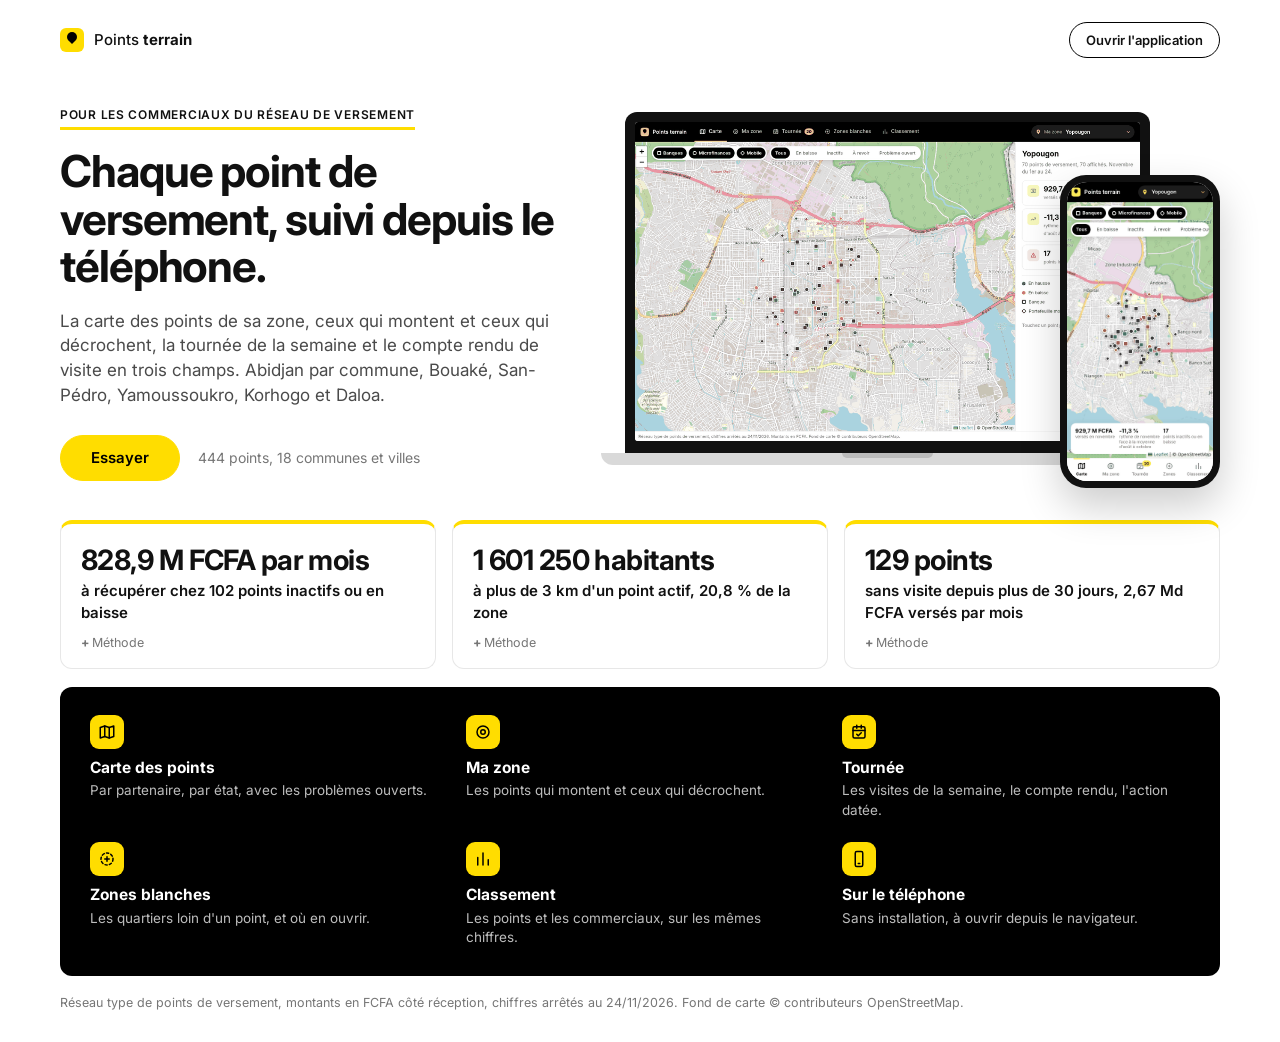
<file: index.html>
<!doctype html>
<html lang="fr">
<head>
<meta charset="utf-8">
<meta name="viewport" content="width=device-width, initial-scale=1, viewport-fit=cover">
<meta name="robots" content="noindex, nofollow">
<meta name="theme-color" content="#000000">
<title>Points terrain : l'application des commerciaux du réseau de versement</title>
<meta name="description" content="Carte des points de versement, performance par zone, tournée de la semaine et comptes rendus de visite, sur le téléphone du commercial.">
<link rel="icon" href="data:image/svg+xml,%3Csvg xmlns='http://www.w3.org/2000/svg' viewBox='0 0 32 32'%3E%3Crect width='32' height='32' rx='6' fill='%23FFDD00'/%3E%3Cpath d='M16 7c-4 0-7 3-7 7 0 5 7 11 7 11s7-6 7-11c0-4-3-7-7-7z' fill='%23000'/%3E%3Ccircle cx='16' cy='14' r='2.6' fill='%23FFDD00'/%3E%3C/svg%3E">
<link rel="stylesheet" href="assets/home.css?v=20261125a">
</head>
<body>
<header class="h-top">
  <div class="brand"><span class="mark"></span><span>Points <b>terrain</b></span></div>
  <a class="btn ghost sm" href="app.html">Ouvrir l'application</a>
</header>

<section class="h-hero">
  <div class="h-txt">
    <p class="eyebrow">Pour les commerciaux du réseau de versement</p>
    <h1>Chaque point de versement, suivi depuis le téléphone.</h1>
    <p class="lede">La carte des points de sa zone, ceux qui montent et ceux qui décrochent, la tournée de la semaine et le compte rendu de visite en trois champs. Abidjan par commune, Bouaké, San-Pédro, Yamoussoukro, Korhogo et Daloa.</p>
    <div class="h-cta"><a class="btn primary" href="app.html">Essayer</a><span class="muted" id="h-asof"></span></div>
  </div>
  <div class="devices" aria-hidden="true">
    <div class="laptop"><div class="screen"><img src="apercu/ordinateur.png?v=20261125a" alt=""></div><div class="base"></div></div>
    <div class="phone"><div class="pscreen"><img src="apercu/telephone.png?v=20261125a" alt=""></div></div>
  </div>
</section>

<section class="impacts" id="impacts"></section>

<section class="feats">
  <div><span class="fi"><svg viewBox="0 0 24 24"><path d="M9 4L3 6v14l6-2 6 2 6-2V4l-6 2-6-2z"/><path d="M9 4v14M15 6v14"/></svg></span><b>Carte des points</b><p>Par partenaire, par état, avec les problèmes ouverts.</p></div>
  <div><span class="fi"><svg viewBox="0 0 24 24"><circle cx="12" cy="12" r="8"/><circle cx="12" cy="12" r="3"/></svg></span><b>Ma zone</b><p>Les points qui montent et ceux qui décrochent.</p></div>
  <div><span class="fi"><svg viewBox="0 0 24 24"><rect x="4" y="5" width="16" height="15" rx="2"/><path d="M4 10h16M9 3v4M15 3v4M9 15l2 2 4-4"/></svg></span><b>Tournée</b><p>Les visites de la semaine, le compte rendu, l'action datée.</p></div>
  <div><span class="fi"><svg viewBox="0 0 24 24"><circle cx="12" cy="12" r="8" stroke-dasharray="3 3"/><path d="M12 9v6M9 12h6"/></svg></span><b>Zones blanches</b><p>Les quartiers loin d'un point, et où en ouvrir.</p></div>
  <div><span class="fi"><svg viewBox="0 0 24 24"><path d="M5 20V10M12 20V4M19 20v-7"/></svg></span><b>Classement</b><p>Les points et les commerciaux, sur les mêmes chiffres.</p></div>
  <div><span class="fi"><svg viewBox="0 0 24 24"><rect x="7" y="2" width="10" height="20" rx="2"/><path d="M11 18h2"/></svg></span><b>Sur le téléphone</b><p>Sans installation, à ouvrir depuis le navigateur.</p></div>
</section>

<footer class="h-foot">Réseau type de points de versement, montants en FCFA côté réception, chiffres arrêtés au <span class="asof"></span>. Fond de carte © contributeurs OpenStreetMap.</footer>
<script src="assets/data.js?v=20261125a"></script>
<script src="assets/calc.js?v=20261125a"></script>
<script src="assets/home.js?v=20261125a"></script>
</body>
</html>
</file>
<file: assets/home.css>
@font-face{font-family:Inter;src:url(Inter.ttf) format("truetype");font-weight:100 900;font-display:swap}
:root{--y:#FFDD00;--k:#000;--ink:#111;--i2:#4a4a4a;--i3:#767676;--line:#e7e7e7;--r:12px}
*{box-sizing:border-box}
html,body{margin:0}
body{font-family:Inter,system-ui,sans-serif;color:var(--ink);background:#fff;font-size:15px;line-height:1.45;-webkit-font-smoothing:antialiased;max-width:1240px;margin:0 auto;padding:22px 40px 30px}
a{color:inherit}
.muted{color:var(--i3);font-size:14px}
svg{width:20px;height:20px;fill:none;stroke:currentColor;stroke-width:2;stroke-linecap:round;stroke-linejoin:round}
.btn{display:inline-flex;align-items:center;justify-content:center;height:46px;padding:0 30px;border-radius:999px;font-weight:600;text-decoration:none;font-size:15px;border:1.5px solid var(--k)}
.btn.primary{background:var(--y);border-color:var(--y);color:#000}
.btn.primary:hover{background:#000;color:var(--y);border-color:#000}
.btn.ghost{background:#fff}.btn.sm{height:36px;padding:0 16px;font-size:13px}
.mark{width:24px;height:24px;border-radius:6px;background:var(--y);position:relative;flex:none}
.mark:after{content:"";position:absolute;left:7px;top:4px;width:10px;height:10px;border-radius:50% 50% 50% 0;transform:rotate(-45deg);background:#000}
.brand{display:flex;align-items:center;gap:10px;font-weight:500;font-size:15px;white-space:nowrap}
.h-top{display:flex;justify-content:space-between;align-items:center}
.h-hero{display:grid;grid-template-columns:1fr 1.15fr;gap:48px;align-items:center;padding:44px 0 30px}
.eyebrow{display:inline-block;font-size:12px;font-weight:600;letter-spacing:.06em;text-transform:uppercase;border-bottom:3px solid var(--y);padding-bottom:4px;margin:0 0 18px}
h1{font-size:44px;line-height:1.08;letter-spacing:-.025em;margin:0 0 18px;font-weight:700}
.lede{font-size:17px;color:var(--i2);margin:0 0 28px;max-width:500px}
.h-cta{display:flex;align-items:center;gap:18px;flex-wrap:wrap}
.devices{position:relative;height:380px}
.laptop{position:absolute;left:0;right:70px;top:10px}
.laptop .screen{background:#111;border-radius:12px 12px 0 0;padding:10px 10px 12px;aspect-ratio:16/10.4}
.laptop .screen img{width:100%;height:100%;object-fit:cover;object-position:top;border-radius:3px;display:block;background:#fff}
.laptop .base{height:12px;background:#d9d9d9;border-radius:0 0 12px 12px;margin:0 -24px;position:relative}
.laptop .base:after{content:"";position:absolute;left:42%;right:42%;top:0;height:5px;background:#bbb;border-radius:0 0 6px 6px}
.phone{position:absolute;right:0;bottom:-6px;width:160px;background:#111;border-radius:26px;padding:7px;box-shadow:0 18px 40px rgba(0,0,0,.2)}
.pscreen{border-radius:20px;overflow:hidden;aspect-ratio:390/800;background:#fff}
.pscreen img{width:100%;height:100%;object-fit:cover;object-position:top;display:block}
.impacts{display:grid;grid-template-columns:repeat(3,1fr);gap:16px;margin-top:8px}
.imp{border:1px solid var(--line);border-radius:var(--r);padding:20px 20px 16px;background:#fff;border-top:4px solid var(--y)}
.imp .v{font-size:28px;font-weight:700;letter-spacing:-.02em;line-height:1.15}
.imp .l{font-weight:600;margin:4px 0 10px}
.imp details{font-size:13px;color:var(--i2)}
.imp summary{cursor:pointer;color:var(--i3);font-size:12.5px;list-style:none}
.imp summary::-webkit-details-marker{display:none}
.imp summary:before{content:"+ ";font-weight:700}
.imp details[open] summary:before{content:"- "}
.imp details p{margin:8px 0 0}
.feats{display:grid;grid-template-columns:repeat(3,1fr);gap:22px 28px;background:#000;color:#fff;border-radius:var(--r);padding:28px 30px;margin-top:18px}
.feats b{display:block;font-size:15.5px;margin:8px 0 2px}
.feats p{margin:0;color:#bdbdbd;font-size:13.5px}
.fi{width:34px;height:34px;border-radius:9px;background:var(--y);color:#000;display:grid;place-items:center}
.fi svg{width:18px;height:18px}
.h-foot{margin-top:18px;font-size:12.5px;color:var(--i3)}
@media(max-width:900px){
  body{padding:16px 18px 26px}
  .h-hero{grid-template-columns:1fr;gap:26px;padding:28px 0 18px}
  h1{font-size:31px}.lede{font-size:16px;margin-bottom:22px}
  .h-cta .btn{width:100%}
  .devices{height:250px}
  .laptop{right:58px}
  .phone{width:104px;border-radius:18px;padding:5px}.pscreen{border-radius:14px}
  .impacts{grid-template-columns:1fr;gap:12px}
  .imp .v{font-size:26px}
  .feats{grid-template-columns:1fr 1fr;padding:22px 18px;gap:18px 16px}
}
</file>
